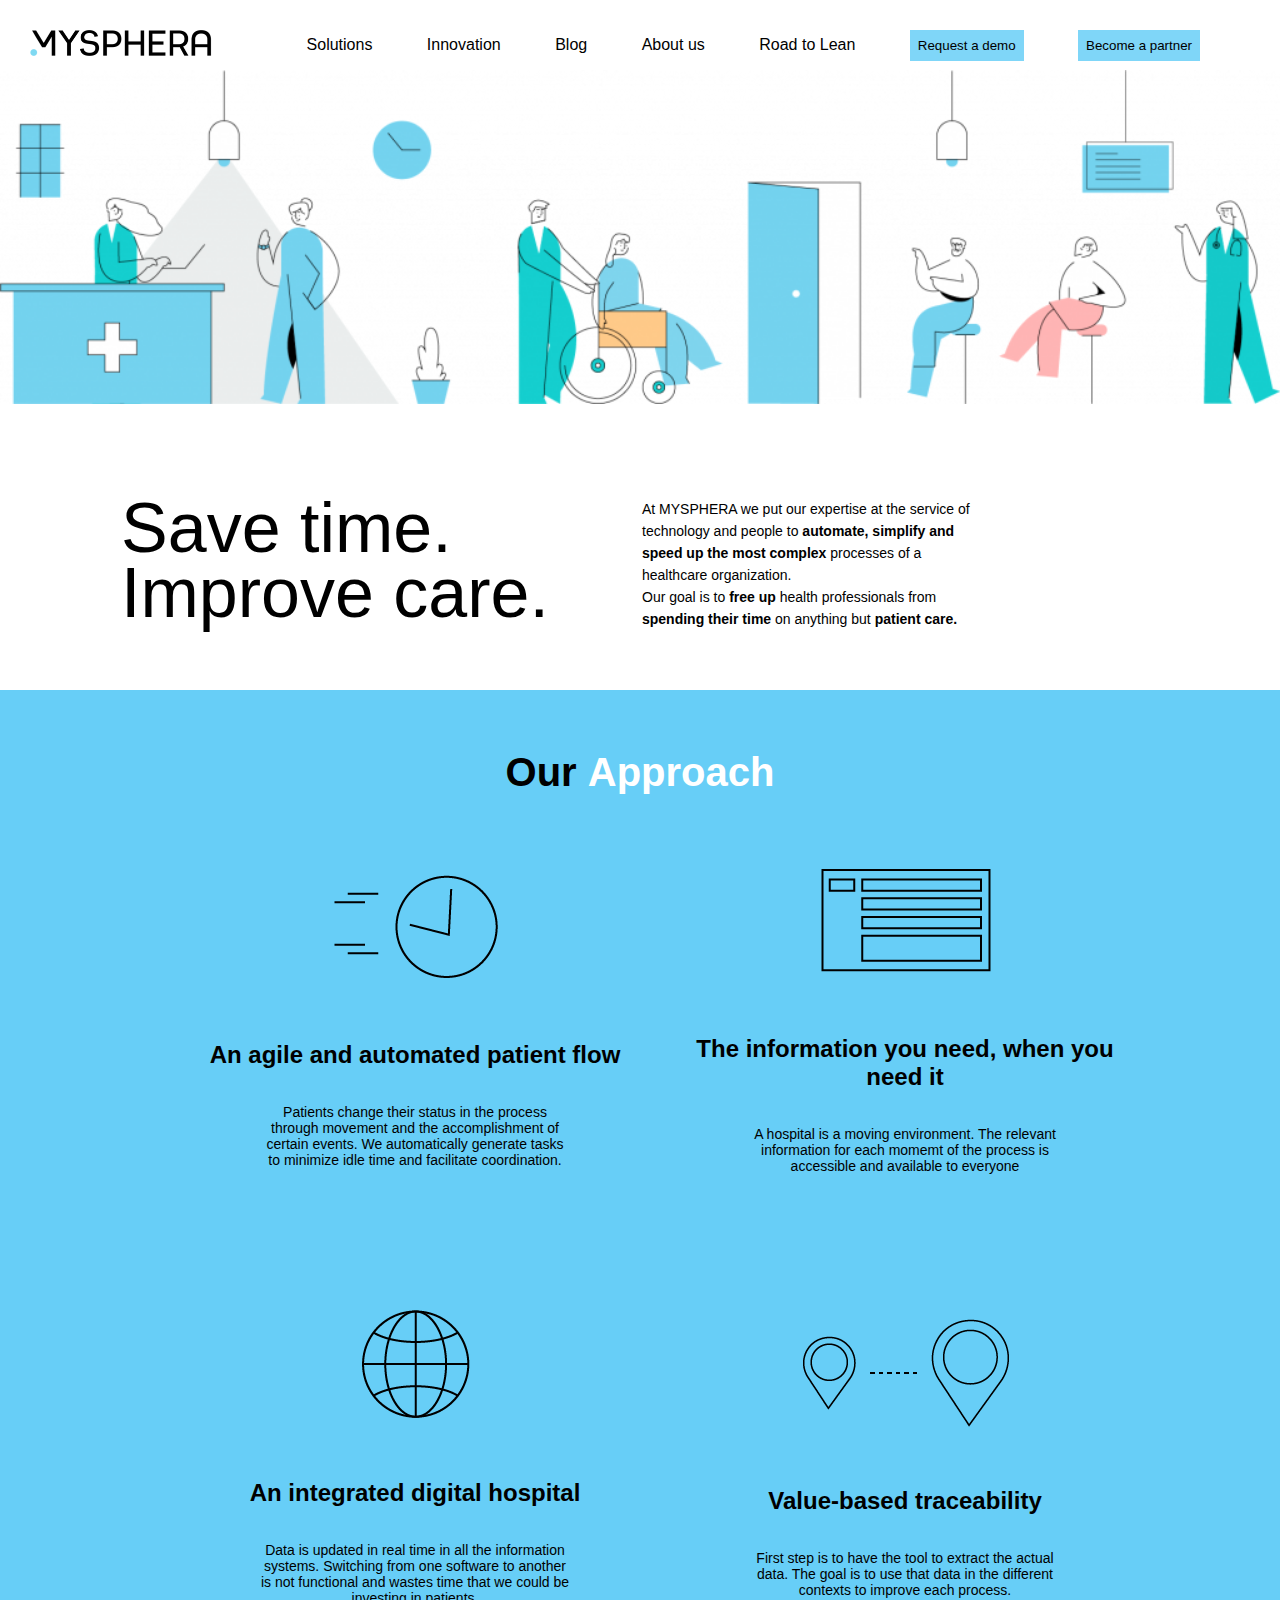
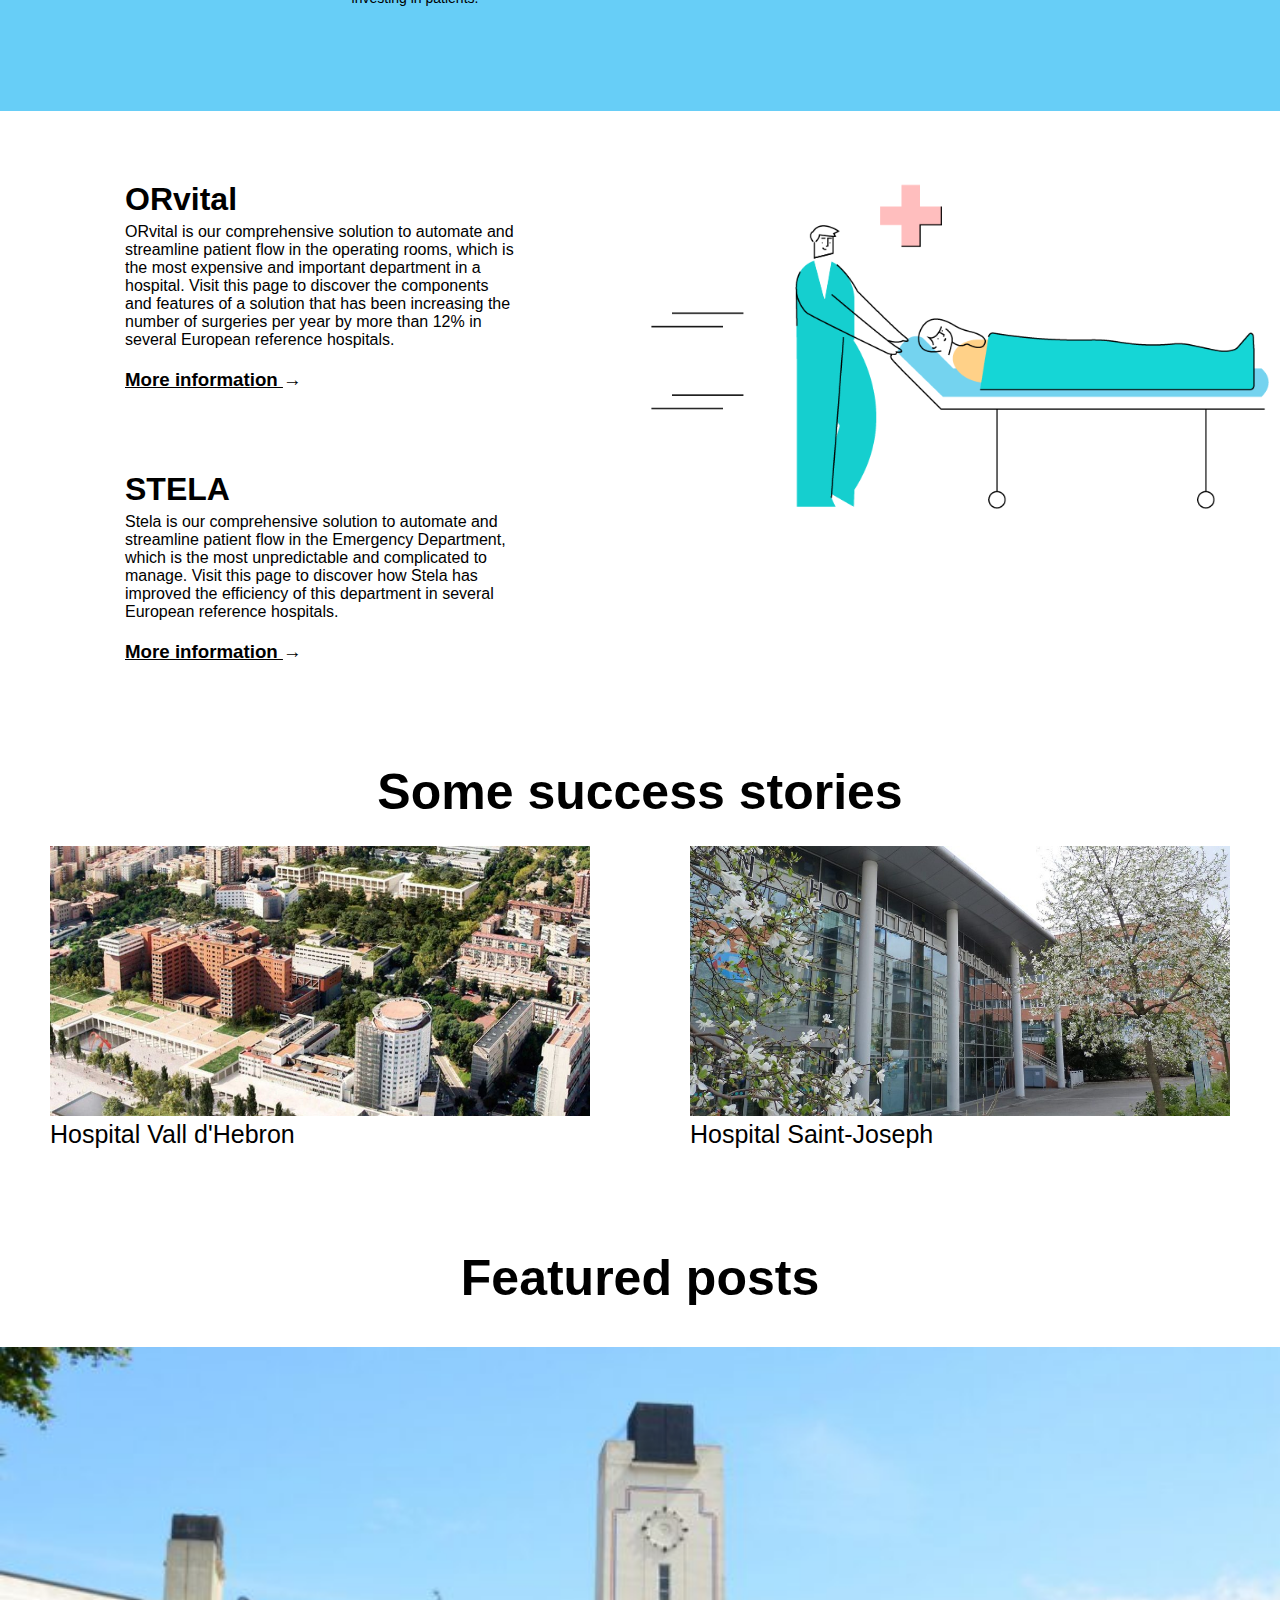
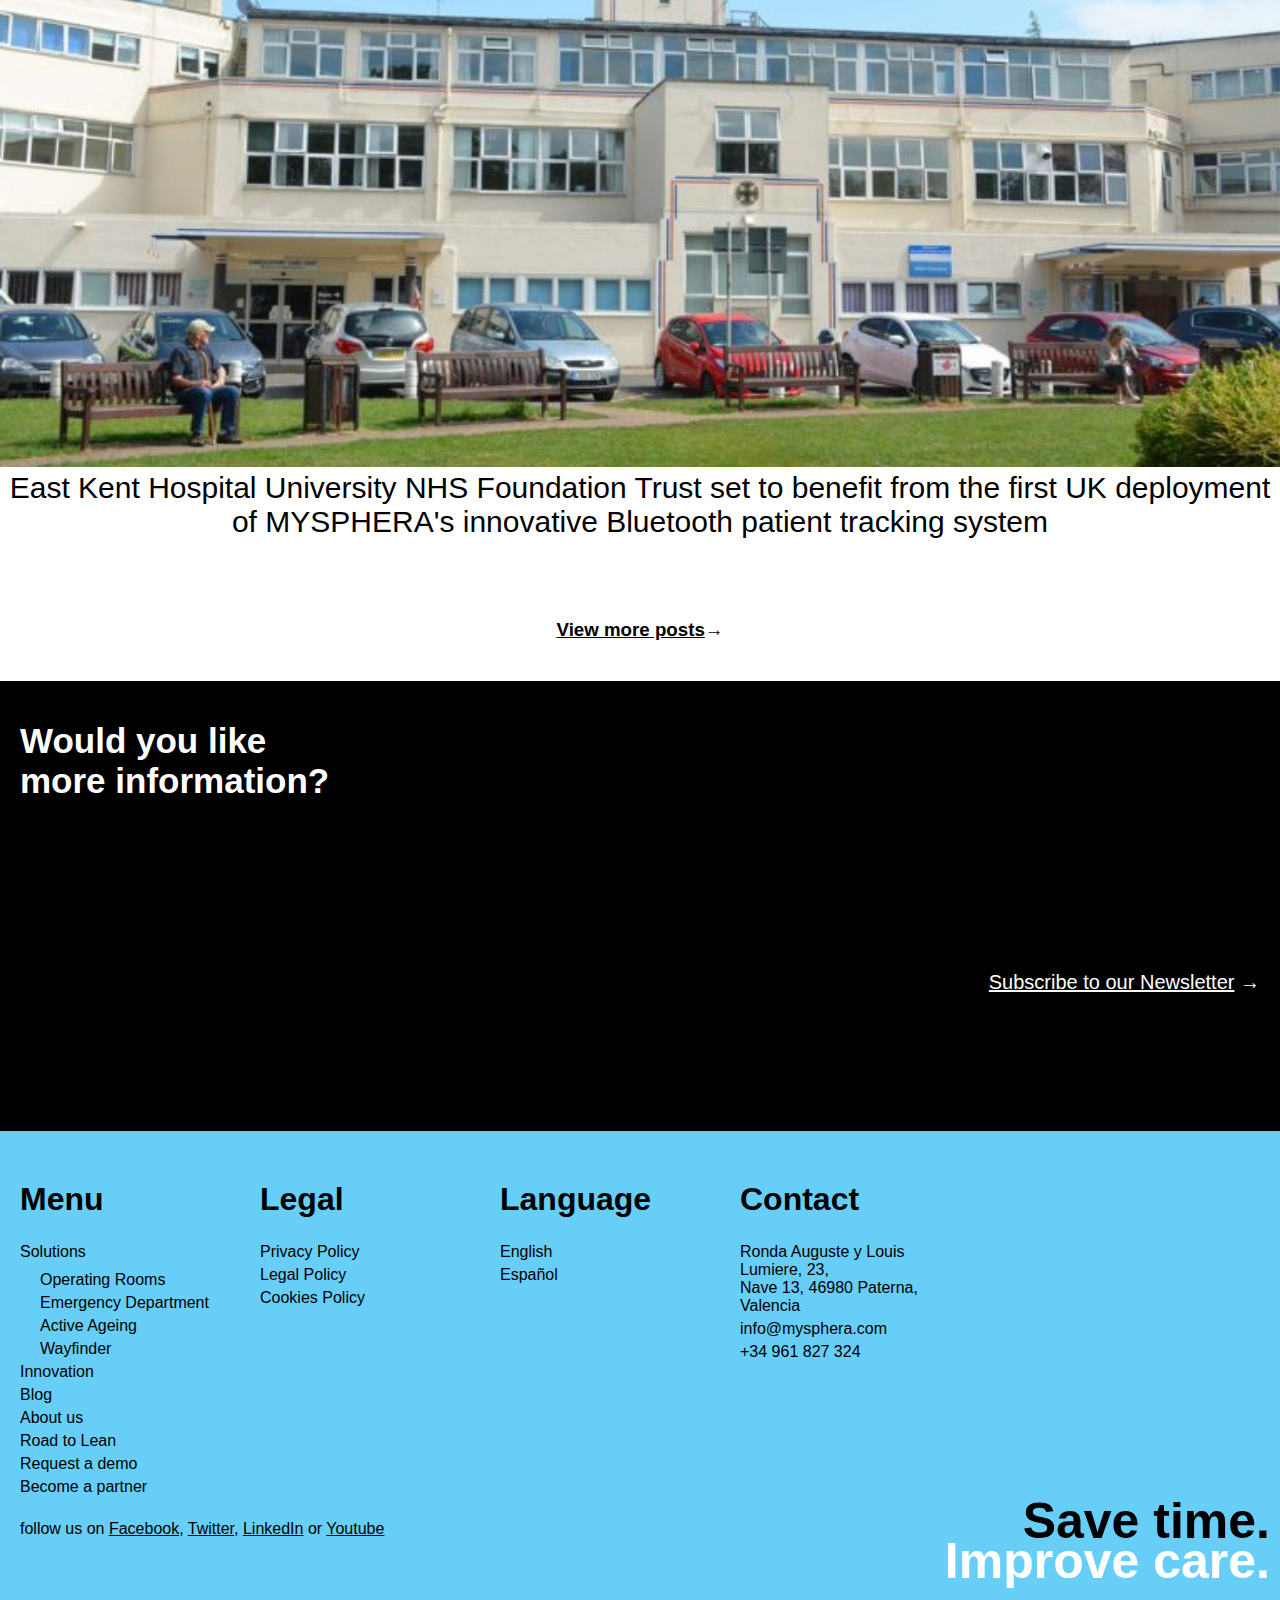
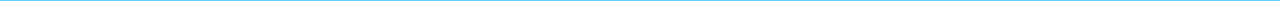
<file: index.html>
<!DOCTYPE html>
<html lang="en">
<head>
    <meta charset="UTF-8">
    <meta http-equiv="X-UA-Compatible" content="IE=edge">
    <meta name="viewport" content="width=device-width, initial-scale=1.0">
    <link rel="stylesheet" href="style.css">
    <title>MYSPHERA | Orchestration and automation of healthcare processes.</title>
</head>
<body>
    <nav>
        <div class="nav-bar">
            <img src="img/Mysphera-logo.png" alt="Mysphera-logo">
            <ul>
                <li><a href="#solutions">Solutions </a></li>
                <li><a href="#innovation">Innovation</a></li>
                <li><a href="#Blog">Blog</a></li>
                <li><a href="#about us">About us</a></li>
                <li><a href="#road to lean">Road to Lean</a></li>
                <button>Request a demo</button>
                <button>Become a partner</button>
            </ul>
        </div>
    </nav>
    
    <div class="first-bg">
        <img src="img/homepage.png" alt="background">
    </div>

    <div class="grid1">
        <div class="content">
            <h1>Save time.<br>Improve care.</h1>
        </div>
        <div class="content">
            <p>At MYSPHERA we put our expertise at the service of technology and people to <strong>automate, simplify and speed up the most complex </strong>processes of a healthcare organization.
            <br>
            Our goal is to <strong>free up</strong> health professionals from <strong>spending their time </strong>on anything but <strong>patient care.</strong></p>
        </div>
    </div>

    <div class="approach">
        <h1>Our <strong id="white">Approach</strong></h1>
        <div class="grid2">
            <div class="grid2-full-content">
                <div class="grid2-content" id="first">
                    <div class="grid2-content-img">
                        <img src="img/time-icon.png" alt="time-icon">
                    </div>
                    <div class="grid2-content-text">
                        <h2 id="head">An agile and automated patient flow</h2>
                        <p id="par">Patients change their status in the process through movement and the accomplishment of certain events. We automatically generate tasks to minimize idle time and facilitate coordination.</p>
                    </div>
                </div>

                <div class="grid2-content" id="second">
                    <div class="grid2-content-img">
                        <img src="img/layout.png" alt="layout">
                    </div>
                    <div class="grid2-content-text">
                        <h2 id="head2">The information you need, when you need it</h2>
                        <p id="par2">A hospital is a moving environment. The relevant information for each momemt of the process is accessible and available to everyone</p>
                    </div>
                </div>

                <div class="grid2-content" id="third">
                    <div class="grid2-content-img">
                        <img src="img/web-icon.png" alt="webview">
                    </div>
                    <div class="grid2-content-text">
                        <h2 id="head3">An integrated digital hospital</h2>
                        <p id="par3">Data is updated in real time in all the information systems. Switching from one software to another is not functional and wastes time that we could be investing in patients.</p>
                    </div>
                </div>

                <div class="grid2-content" id="fourth">
                    <div class="grid2-content-img">
                        <img src="img/location.png" alt="location">
                    </div>
                    <div class="grid2-content-text">
                        <h2 id="head4">Value-based traceability</h2>
                        <p id="par4">First step is to have the tool to extract the actual data. The goal is to use that data in the different contexts to improve each process.</p>
                    </div>
                </div>
            </div>
        </div>
    </div>

    <div class="whitebg">
        <div class="text">
            <h1>ORvital</h1>
            <p>ORvital is our comprehensive solution to automate and streamline patient flow in the operating rooms, which is the most expensive and important department in a hospital. Visit this page to discover the components and features of a solution that has been increasing the number of surgeries per year by more than 12% in several European reference hospitals.</p>
            <h3><a href="#">More information </a>&rarr;</h3>

            <h1 id="stela">STELA</h1>
            <p>Stela is our comprehensive solution to automate and streamline patient flow in the Emergency Department, which is the most unpredictable and complicated to manage. Visit this page to discover how Stela has improved the efficiency of this department in several European reference hospitals.</p>
            <h3><a href="#">More information </a>&rarr;</h3>
        </div>

        <div class="img-wrapper">
            <img src="img/icon.png" alt="firstaid">
        </div>
    </div>

    <section>
        <h1>Some success stories</h1>
        <div class="image-grid">
            <div class="image">
                <a href="#"><img src="img/arial.jpeg" alt="cityview"></a>
                <figcaption>Hospital Vall d'Hebron</figcaption>
            </div>

            <div class="image">
                <a href="#"><img src="img/view.jpeg" alt="hospitalview"></a>
                <figcaption>Hospital Saint-Joseph</figcaption>
            </div>
        </div>
    </section>

    <section id="second">
        <h1>Featured posts</h1>
        <img src="img/east-kent-hospital.jpg" alt="Hospital">
        <figcaption>East Kent Hospital University NHS Foundation Trust set to benefit from the first UK deployment of MYSPHERA's innovative Bluetooth patient tracking system</figcaption>
        <h3><a href="#">View more posts</a>&rarr;</h3>
    </section>

    <div class="blackbg">
        <h1>Would you like<br>more information?</h1>
        <h4><a href="#">Subscribe to our Newsletter</a> &rarr;</h4>
    </div>

    <footer>
        <div class="footer">
            <div class="quicklinks">
                <h1>Menu</h1>
                <ul>
                    <li><a href="#">Solutions</a> 
                        <ul id="inner-list">
                            <li><a href="#">Operating Rooms</a></li>
                            <li><a href="#">Emergency Department</a></li>
                            <li><a href="#">Active Ageing</a></li>
                            <li><a href="#">Wayfinder</a></li>
                        </ul>
                    </li>
                    <li><a href="#">Innovation</a></li>
                    <li><a href="#">Blog</a></li>
                    <li><a href="#">About us</a></li>
                    <li><a href="#">Road to Lean</a></li>
                    <li><a href="#">Request a demo</a></li>
                    <li><a href="#">Become a partner</a></li>
                </ul>
            </div>

            <div class="quicklinks">
                <h1>Legal</h1>
                <ul>
                    <li><a href="#">Privacy Policy</a></li>
                    <li><a href="#">Legal Policy</a></li>
                    <li><a href="#">Cookies Policy</a></li>
                </ul>
            </div>

            <div class="quicklinks">
                <h1>Language</h1>
                <ul>
                    <li><a href="#">English</a></li>
                    <li><a href="#">Espa&ntilde;ol</a></li>
                </ul>
            </div>

            <div class="quicklinks">
                <h1>Contact</h1>
                <ul>
                    <li>Ronda Auguste y Louis Lumiere, 23,<br>Nave 13, 46980 Paterna, Valencia</li>
                    <li><a href="mailto:info@mysphera.com">info@mysphera.com</a></li>
                    <li><a href="tel:+34 961 827 324">+34 961 827 324</a></li>
                </ul>
            </div>
        </div>

        <p>follow us on <a href="#">Facebook</a>, <a href="#">Twitter</a>, <a href="#">LinkedIn</a> or <a href="#">Youtube</a></p>

        <div class="bottom">
            <h1>Save time.</h1>
            <h1 id="text">Improve care.</h1>
        </div>
    </footer>
</body>
</html>
</file>
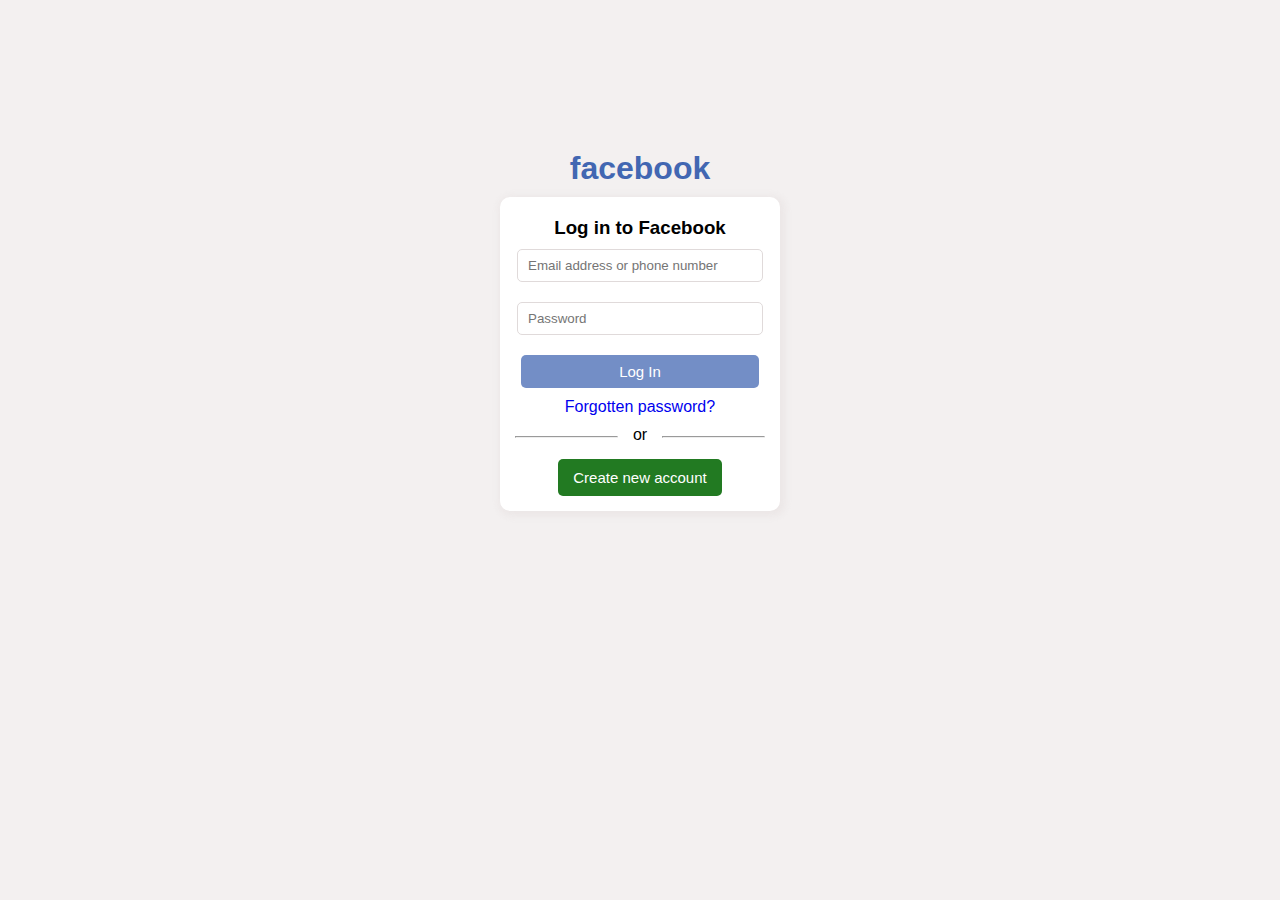
<file: Facebook_Login_page/index.html>
<!DOCTYPE html>
<html lang="en">
<head>
    <meta charset="UTF-8">
    <meta http-equiv="X-UA-Compatible" content="IE=edge">
    <meta name="viewport" content="width=device-width, initial-scale=1.0">
    <title>Log in to Facebook</title>
    <link rel="stylesheet" href="style.css">
</head>
<body>
    <h1>facebook</h1>
    <div class="container">
        <div class="content">
            <h3>Log in to Facebook</h3>
            <input type="text" placeholder="Email address or phone number">
            <input type="password" placeholder="Password">
            <input type="button" value="Log In">
            <p><a href="#">Forgotten password?</a></p>
            <div class="break-cont">
                <div class="break">
                    <hr>
                </div>

                <div class="break">
                    <p>or</p>
                </div>

                <div class="break">
                    <hr>
                </div>
            </div>
            <button>Create new account</button>
        </div>
    </div>
</body>
</html>
</file>
<file: style.css>
/* @import url('https://fonts.googleapis.com/css2?family=Open Sans@300;500&display=swap'); */

* {
    margin: 0px;
    padding: 0px;
}

body {
    width: 100%;
    font-family: 'Open Sans', sans-serif !important;
}

nav {
    position: relative;
    padding-top: 20px;
    background-color: #fff;
}

.nav-bar {
    margin: 10px 30px;
}

.nav-bar img {
    width: 15%;
}

.nav-bar ul {
    list-style-type: none;
    float: right;
}

.nav-bar li {
    display: inline-block;
    margin-right: 50px;
}

.nav-bar button {
    margin-right: 50px;
    padding: 8px 8px;
    background-color: #67cef7d7;
    border: none;
}

.nav-bar button:hover {
    cursor: pointer;
    text-decoration: underline;
}

.nav-bar a {
    text-decoration: none;
    color: #000000;
}

.nav-bar a:hover {
    text-decoration: underline;
}

.first-bg img {
    width: 100%;
}

.grid1 {
    display: grid;
    grid-template-columns: 1fr 1fr;
    width: 100%;
    margin: 40px 0px;
}

.content {
    display: flex;
    flex-direction: column;
    justify-content: center;
    align-items: center;
}

.content h1 {
    font-size: 70px;
    font-weight: 400;
    margin-top: 25px;
    text-align: left;
    margin-left: 30px;
    line-height: 65px;
    /* padding-top: 30px;
    padding-bottom: 30px; */
}

.content p {
    text-align: left;
    padding-right: 2px;
    padding-left: 2px;
    margin-top: 50px;
    margin-bottom: 20px;
    margin-right: 300px;
    line-height: 22px;
    font-size: 14px;
}

.approach {
    background-color: #67cef7;
}

.approach h1 {
    padding-top: 60px;
    text-align: center;
    font-size: 40px;
}

#white {
    color: #fff;
}

.grid2-full-content {
    display: grid;
    grid-template-columns: 1fr 1fr;
    margin: 0px 150px;
    padding-bottom: 40px;
    
}

.grid2-content {
    padding: 5px 20px;
    display: flex;
    flex-direction: column;
    justify-content: center;
    align-items: center;
    text-align: center;
    width: 100%;
}

.grid2-content h2 {
    margin-bottom: 15px;
    padding-bottom: 20px;
    padding-left: 30px;
    padding-right: 30px;
}

.grid2-content p {
    font-size: 14px;
    text-align: center;
    margin-bottom: 60px;
    padding: 0px 90px;
}

.grid2-content img {
    padding-top: 10px;
}

.whitebg {
    display: grid;
    grid-template-columns: 1fr 1fr;
}

.text {
    text-align: left;
    padding-top: 50px;
    margin: 0px 50px;
    padding-left: 75px;
    padding-right: 75px;
}

.text h1 {
    margin-top: 20px;
}

.text p {
    margin: 5px 0px;
}

.text #stela {
    margin-top: 80px;
}

.text h3 {
    margin-top: 20px;
}

.text a {
    color: #000000;
}

.img-wrapper img {
    width: 100%;
    justify-content: center;
}

section h1 {
    font-size: 50px;
    text-align: center;
    margin-top: 100px;
}

.image-grid {
    display: grid;
    grid-template-columns: 1fr 1fr;
}

.image {
    margin: 0px 50px;
}

.image img {
    margin-top: 25px;
}

figcaption {
    font-size: 25px;
    font-weight: 500;
}

section img {
    width: 100%;
}

#second figcaption {
    text-align: center;
    font-size: 30px;
    font-weight: 500;
}

#second h1 {
    margin-bottom: 40px;
}

#second h3 {
    text-align: center;
    padding-top: 80px;
    padding-bottom: 40px;
}

#second a {
    color: #000000;
}

.blackbg {
    background-color: #000000;
    height: 50vh;
}

.blackbg h1 {
    color: #fff;
    padding-left: 20px;
    padding-top: 40px;
    font-size: 35px;
}

.blackbg h4 {
    color: #fff;
    text-align: right;
    padding-top: 170px;
    padding-right: 20px;
    font-size: 20px;
    font-weight: 200;
}

.blackbg h4 a {
    color: #fff;
}

footer {
    background-color: #67cef7;
}

.footer {
    display: grid;
    grid-template-columns: 1fr 1fr 1fr 1fr;
    width: 75%;
    padding-top: 50px;
}

.quicklinks h1 {
    margin-left: 20px;
}

.quicklinks ul {
    list-style-type: none;
    margin-left: 20px;
    padding-top: 20px;
}

#inner-list {
    padding-top: 5px;
}

.quicklinks li {
    margin: 5px 0px;
}

.quicklinks ul a{
    color: #000000;
    text-decoration: none;
}

.quicklinks ul a:hover {
    color: #deb887
}

.bottom {
    text-align: right;
    margin-right: 10px;
    padding-bottom: 20px;
    line-height: 40px;
    font-size: 25px;
}

#text {
    color: #fff;
}

footer p {
    position: absolute;
    top: 4720px;
    left: 20px;
    float: bottom left;
}

footer p a {
    color: #000000;
}

footer p a:hover {
    color: #fff;
}

@media screen and (max-width: 768px) {   
    .nav-bar {
        margin: 0px;
    }
    
    .nav-bar li {
        font-size: 15px;
        display: inline;
        margin-right: 5px;
    }
    
    .nav-bar button {
        margin: 0px;
        padding: 4px 4px;
    }
    
    .first-bg img {
        width: 100%;
    }
    
    .grid1 {
        display: grid;
        grid-template-columns: 1fr;
        width: 100%;
        margin: 40px 0px;
    }
    
    .content {
        display: flex;
        flex-direction: column;
        justify-content: center;
        align-items: center;
    }
    
    .content h1 {
        font-size: 30px;
        font-weight: bold;
        margin-top: 25px;
        text-align: left;
        margin-left: 0px;
        line-height: 30px;
        margin-right: 190px;
    }
    
    .content p {
        text-align: left;
        padding-left: 50px;
        margin-top: 30px;
        margin-bottom: 10px;
        margin-right: 200px;
        line-height: 20px;
        font-size: 14px;
    }
    
    .approach h1 {
        padding-top: 60px;
        text-align: center;
        font-size: 30px;
    }
    
    .grid2-full-content {
        display: grid;
        grid-template-columns: 1fr;
        padding-bottom: 40px;
        margin-left: 10px;
        
    }
    
    .grid2-content {
        display: grid;
        grid-template-columns: 1fr 1fr;
    }
    
    .grid2-content-text h2 {
        font-size: 15px;
        text-align: left;
        margin-bottom: 5px;
        width: 100%;
        margin-top: 12px;
        padding-left: 35px;
    }

    #head2 {
        padding-left: 13px;
    }

    #par2 {
        padding-right: 25px;
        margin-left: 1px;
    }

    #third {
        padding-left: 0px;
    }

    #head3 {
        padding-left: 15px;
    }

    #par3 {
        margin-left: 1px;
        padding-right: 20px;
    }

    #fourth img{
        margin-right: 45px;
    }

    #head4 {
        margin-left: -10px;
    }

    #par4 {
        margin-left: 10px;
        margin-right: 150px;
        padding-right: 10px;
    }
    
    .grid2-content-text p {
        font-size: 14px;
        text-align: left;
        margin-bottom: 5px;
        margin-top: 5px;
        padding-right: 0px;
        padding-left: 15px;
        margin-right: 95px;
        margin-left: 20px;
        width: 100%;
    }
    
    .grid2-content-img img {
        margin-bottom: 100px;
        margin-left: 60px;
        width: 80%;
    }
    
    .whitebg {
        display: grid;
        grid-template-columns: 1fr;
    }
    
    .text {
        text-align: left;
        padding-top: 50px;
        margin: 0px 55px;
        padding-left: 0px;
        padding-right: 40px;
    }
    
    .text h1 {
        margin-top: 20px;
    }
    
    .text p {
        margin: 5px 0px;
    }
    
    .text #stela {
        margin-top: 80px;
    }
    
    .text h3 {
        margin-top: 20px;
    }
    
    .img-wrapper img {
        width: 100%;
        justify-content: center;
    }
    
    section h1 {
        font-size: 30px;
        text-align: center;
        margin-top: 100px;
    }
    
    .image-grid {
        display: grid;
        grid-template-columns: 1fr;
    }
    
    .image {
        margin: 0px 20px;
    }

    figcaption {
        font-size: 20px;
        font-weight: bold;
        margin-top: 10px;
    }
    
    .image img {
        margin-top: 25px;
    }
    
    #second h1 {
        margin-bottom: 20px;
    }
    
    #second h3 {
        text-align: center;
        padding-top: 80px;
        padding-bottom: 40px;
    }

    #second img{
        margin: 0px auto;
        padding-left: 25px;
        width: 90%;
    }

    #second figcaption {
        font-size: 20px;
        margin: 15px 20px;
        font-weight: bold;
    }
    
    .blackbg {
        background-color: #000000;
        height:55vh;
    }
    
    .blackbg h1 {
        font-size: 25px;
    }
    
    .blackbg h4 {
        padding-top: 200px;
        padding-right: 20px;
        font-size: 20px;
        font-weight: 100;
    }

    footer {
        height: 128vh;
    }
    
    .footer {
        display: grid;
        grid-template-columns: 1fr 1fr;
        padding-top: 60px;
        width: 100%;
    }
    
    .quicklinks h1 {
        padding-top: 15px;
        margin-left: 20px;
        font-size: 25px;
    }
    
    .quicklinks ul {
        margin-left: 20px;
        padding-top: 0px;
    }
    
    #inner-list {
        padding: 5px 10px;
    }
    
    .quicklinks li {
        margin: 10px 0px;
    }
    
    .bottom {
        text-align: left;
        padding: 20px;
        line-height: 30px;
        font-size: 15px;
        float: left;
    }
    /* targeting the footer social links in mobile view */
    footer p {
        position: absolute;
        top: 5050px;
        left: 20px;
        font-size: 14px;
    }
}
</file>
<file: Facebook_Login_page/style.css>
* {
    margin: 0px;
    padding: 0px;
}

body {
    width: 100%;
    background-color: #e0dada65;
    font-family: Arial, Helvetica, sans-serif;
    margin-top: 150px;
}

h1 {
    text-align: center;
    color: #4267B2;
    margin-top: 40px;
}

.container {
    background-color: #fff;
    margin: 10px 500px;
    border-radius: 10px;
    box-shadow: 2px 2px 7px 3px #e0dada65;
    display: grid;
    grid-template-columns: 1fr;
}

.content {
    display: flex;
    flex-direction: column;
    justify-content: center;
    align-items: center;
    padding-top: 20px;
}

input {
    width: 80%;
    padding: 8px 10px;
    margin: 10px 0px;
    border-radius: 5px;
    outline: none;
    border: 1px solid #e0dada;
}

.content input[type=button] {
    color: #fff;
    background-color: #4267b2bd;
    cursor: pointer;
    font-size: 15px;
    outline: none;
    border: none;
    width: 85%;
}

.content input[type=button]:hover {
    text-decoration: underline;
}

a {
    text-decoration: none;
}

a:hover {
    text-decoration: underline;
}

a:visited {
    color: #9900ff;
}

a:active {
    color: #4267B2;
}

.break-cont {
    display: grid;
    grid-template-columns: 11fr 1fr 11fr;
    margin-top: 10px;
}

hr {
    margin-top: 10px;
    margin-left: 15px;
    margin-right: 15px;
}

button {
    margin-top: 15px;
    margin-bottom: 15px;
    padding: 10px 15px;
    font-size: 15px;
    color: #fff;
    background-color: #227a22;
    border: none;
    border-radius: 5px;
    cursor: pointer;
}

button:hover {
    text-decoration: underline;
}

@media screen and (max-width: 768px) {
    body {
        width: 100%;
    }

    .container {
        margin: 10px 80px;
    }
}
</file>
